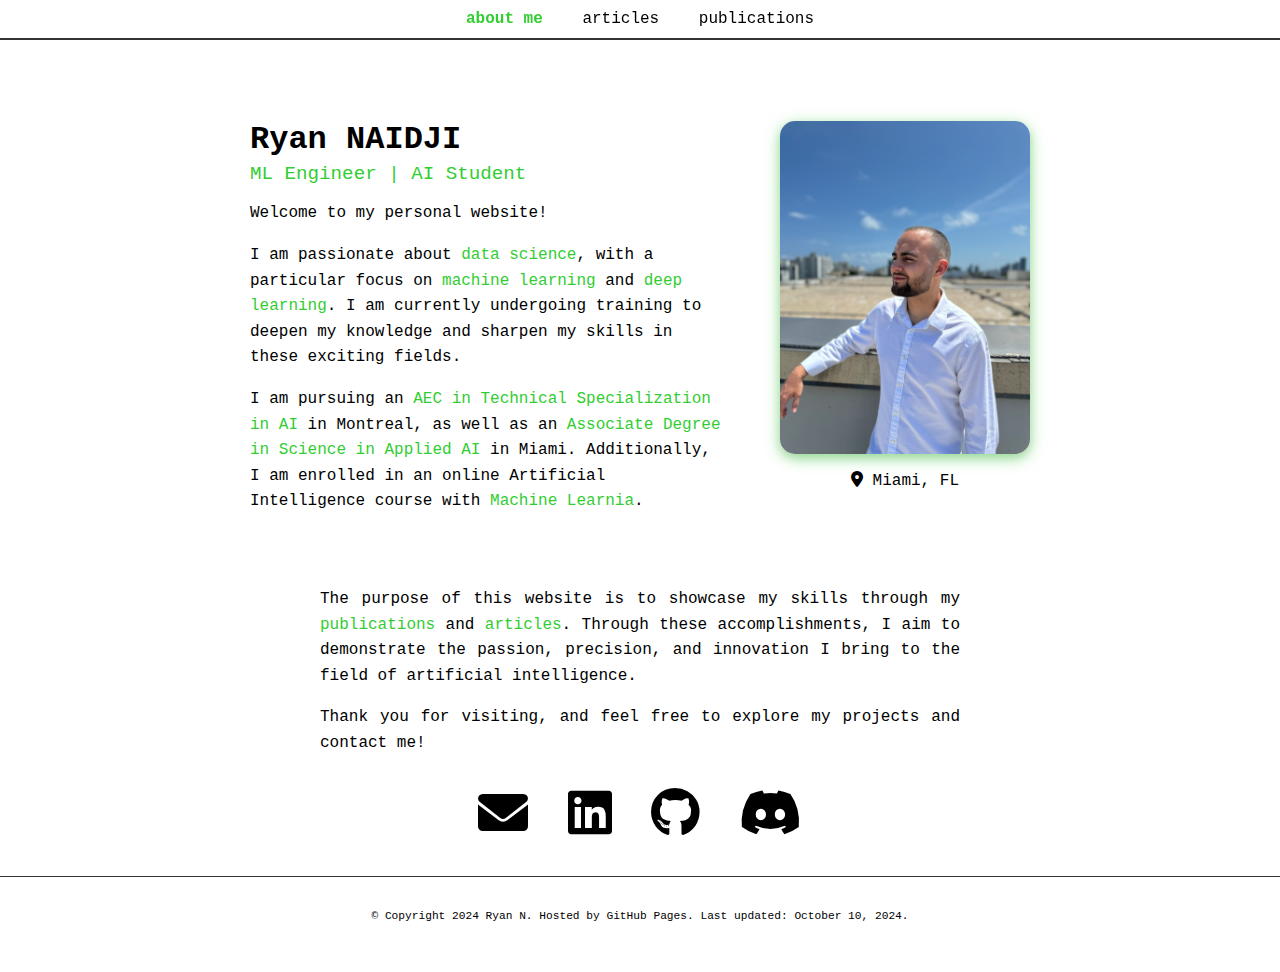
<file: index.html>
<!DOCTYPE html>
<html lang="en">
<head>
    <meta charset="UTF-8">
    <meta name="viewport" content="width=device-width, initial-scale=1.0">
    <title>Ryan N.</title>
    <link rel="stylesheet" href="https://cdnjs.cloudflare.com/ajax/libs/font-awesome/6.0.0-beta3/css/all.min.css">
    <link rel="stylesheet" href="css/styles.css">
    <link rel="icon" type="image/png" href="img/waving.png">
</head>
<body>
    <header>
        <nav>
            <ul>
                <li><a href="index.html" class="active">about me</a></li>
                <li><a href="articles.html">articles</a></li>
                <li><a href="publications.html">publications</a></li>
            </ul>
        </nav>
        <!-- Barre de progression -->
        <div class="progress-container">
            <div class="progress-bar" id="progress-bar"></div>
        </div>
    </header>

    <section class="about-me">
        <div class="about-content">
            <div class="text-section">
                <h1><strong>Ryan</strong> NAIDJI</h1>
                <h2 class="green-text" style="font-size: 1.2em;">ML Engineer | AI Student</h2>
                
                <!-- Nouveau contenu avec des mots en vert et des liens -->
                <p>Welcome to my personal website!</p>

                <p>I am passionate about <span class="green-text">data science</span>, with a particular focus on <span class="green-text">machine learning</span> and <span class="green-text">deep learning</span>. I am currently undergoing training to deepen my knowledge and sharpen my skills in these exciting fields.</p>

                <p>I am pursuing an <a href="https://www.bdeb.qc.ca/formation/specialisation-technique-en-intelligence-artificielle-college-de-bois-de-boulogne-a-montreal/" class="green-text" target="_blank">AEC in Technical Specialization in AI</a> in Montreal, as well as an <a href="https://www.mdc.edu/appliedai/" class="green-text" target="_blank">Associate Degree in Science in Applied AI</a> in Miami. Additionally, I am enrolled in an online Artificial Intelligence course with <a href="https://machinelearnia.com" class="green-text" target="_blank">Machine Learnia</a>.</p>         
            </div>

            <div class="image-section">
                <img src="img/pp.jpg" alt="Photo de profil de Ryan" class="profile-picture">
                <p class="location">
                    <i class="fas fa-map-marker-alt"></i> Miami, FL
                </p>
            </div>            
        </div>
    </section>

    <section class="highlight-section">
        <p>
            The purpose of this website is to showcase my skills through my <a href="publications.html" class="green-text">publications</a> and <a href="articles.html" class="green-text">articles</a>. Through these accomplishments, I aim to demonstrate the passion, precision, and innovation I bring to the field of artificial intelligence.
        </p>
    
        <p>
            Thank you for visiting, and feel free to explore my projects and contact me!
        </p>
    </section>
    

    <div class="social-icons">
        <a href="mailto:ryan.naidji@gmail.com" target="_blank" class="icon"><i class="fas fa-envelope"></i></a>
        <a href="https://www.linkedin.com/in/ryannaidji" target="_blank" class="icon"><i class="fab fa-linkedin"></i></a>
        <a href="https://github.com/ryannaidji/" target="_blank" class="icon"><i class="fab fa-github"></i></a>
        <a href="https://discordapp.com/users/ryann_305" target="_blank" class="icon"><i class="fab fa-discord"></i></a>
    </div>

    <footer>
        <p>&copy; Copyright 2024 Ryan N. Hosted by GitHub Pages. Last updated: October 10, 2024.</p>
    </footer>

    <script src="js/progress.js"></script>
</body>
</html>
</file>
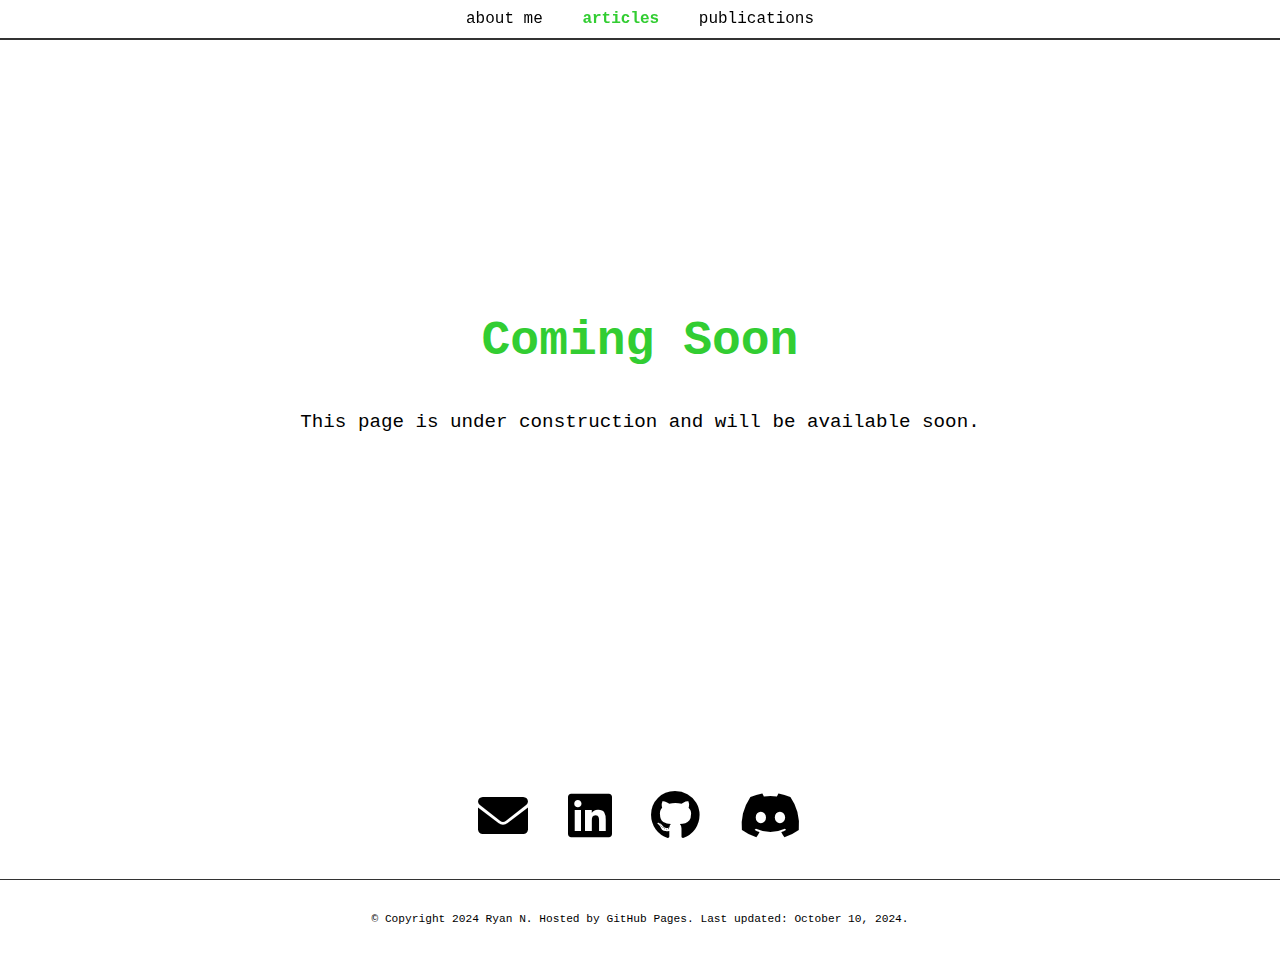
<file: articles.html>
<!DOCTYPE html>
<html lang="en">
<head>
    <meta charset="UTF-8">
    <meta name="viewport" content="width=device-width, initial-scale=1.0">
    <title>Coming Soon</title>
    <!-- Lien vers styles.css pour utiliser les styles globaux et la barre de navigation -->
    <link rel="stylesheet" href="css/styles.css">
    <link rel="stylesheet" href="css/comingsoon.css">
    <link rel="stylesheet" href="https://cdnjs.cloudflare.com/ajax/libs/font-awesome/6.0.0-beta3/css/all.min.css">
    <link rel="icon" type="image/png" href="img/waving.png">
</head>
<body>
    <header>
        <!-- Utilisation de la barre de navigation depuis styles.css -->
        <nav>
            <ul>
                <li><a href="index.html">about me</a></li>
                <li><a href="articles.html" class="active">articles</a></li>
                <li><a href="publications.html">publications</a></li>
            </ul>
        </nav>

        <!-- Ajout de la barre de progression -->
        <div class="progress-container">
            <div class="progress-bar" id="progress-bar"></div>
        </div>
    </header>

    <section class="coming-soon">
        <h1>Coming Soon</h1>
        <p>This page is under construction and will be available soon.</p>
    </section>

    <!-- Section des icônes sociales -->
    <div class="social-icons">
        <a href="mailto:ryan.naidji@gmail.com" target="_blank" class="icon"><i class="fas fa-envelope"></i></a>
        <a href="https://www.linkedin.com/in/ryannaidji" target="_blank" class="icon"><i class="fab fa-linkedin"></i></a>
        <a href="https://github.com/ryannaidji/" target="_blank" class="icon"><i class="fab fa-github"></i></a>
        <a href="https://discordapp.com/users/ryann_305" target="_blank" class="icon"><i class="fab fa-discord"></i></a>
    </div>

    <footer>
        <p>&copy; Copyright 2024 Ryan N. Hosted by GitHub Pages. Last updated: October 10, 2024.</p>
    </footer>

    <!-- Script pour gérer la barre de progression -->
    <script src="js/progress.js"></script>
</body>
</html>
</file>
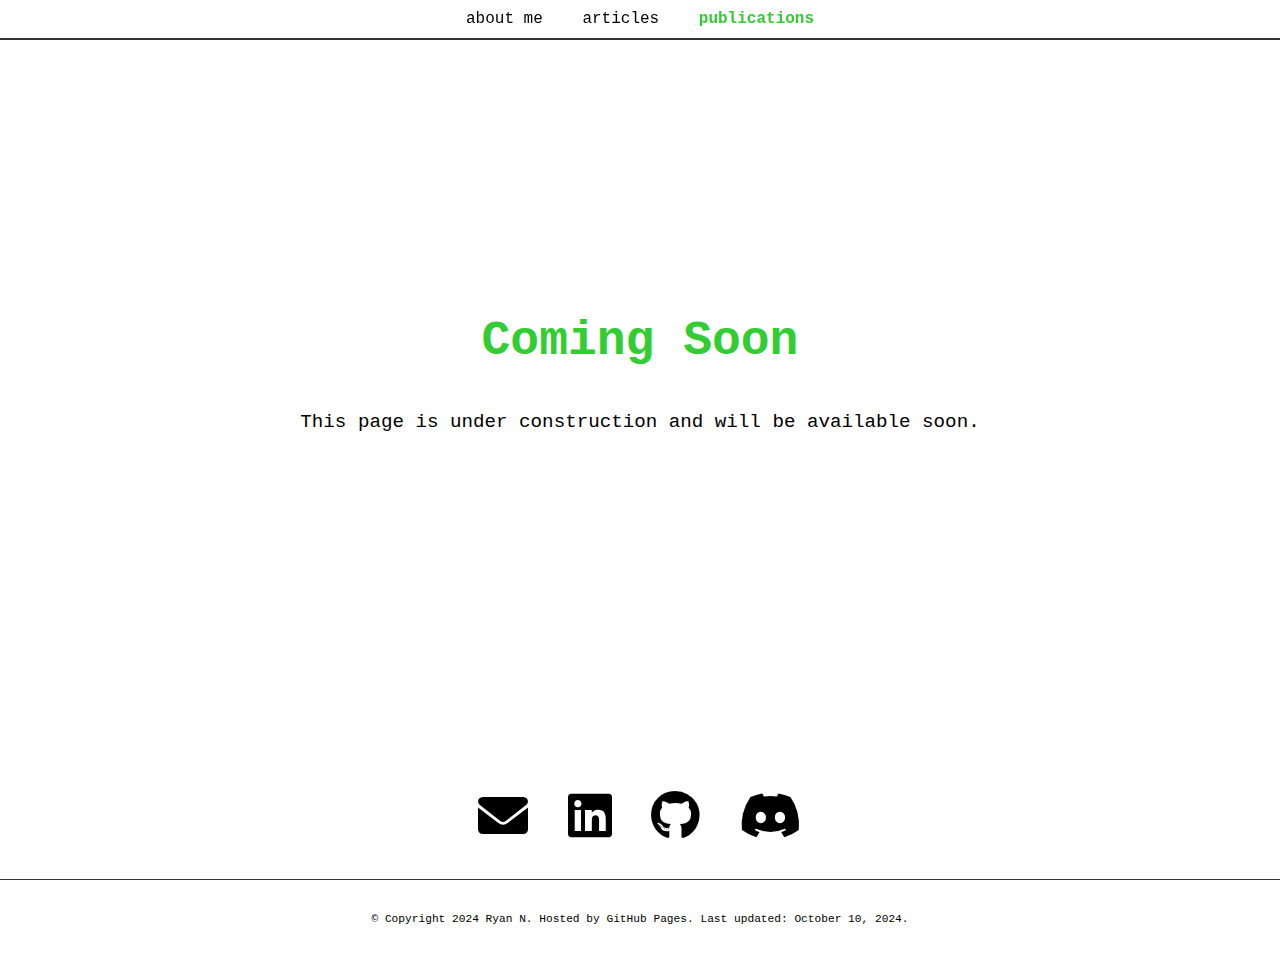
<file: publications.html>
<!DOCTYPE html>
<html lang="en">
<head>
    <meta charset="UTF-8">
    <meta name="viewport" content="width=device-width, initial-scale=1.0">
    <title>Coming Soon</title>
    <!-- Lien vers styles.css pour utiliser les styles globaux et la barre de navigation -->
    <link rel="stylesheet" href="css/styles.css">
    <link rel="stylesheet" href="css/comingsoon.css">
    <link rel="stylesheet" href="https://cdnjs.cloudflare.com/ajax/libs/font-awesome/6.0.0-beta3/css/all.min.css">
    <link rel="icon" type="image/png" href="img/waving.png">
</head>
<body>
    <header>
        <!-- Utilisation de la barre de navigation depuis styles.css -->
        <nav>
            <ul>
                <li><a href="index.html">about me</a></li>
                <li><a href="articles.html">articles</a></li>
                <li><a href="publications.html" class="active">publications</a></li>
            </ul>
        </nav>

        <!-- Ajout de la barre de progression -->
        <div class="progress-container">
            <div class="progress-bar" id="progress-bar"></div>
        </div>
    </header>

    <section class="coming-soon">
        <h1>Coming Soon</h1>
        <p>This page is under construction and will be available soon.</p>
    </section>

    <!-- Section des icônes sociales -->
    <div class="social-icons">
        <a href="mailto:ryan.naidji@gmail.com" target="_blank" class="icon"><i class="fas fa-envelope"></i></a>
        <a href="https://www.linkedin.com/in/ryannaidji" target="_blank" class="icon"><i class="fab fa-linkedin"></i></a>
        <a href="https://github.com/ryannaidji/" target="_blank" class="icon"><i class="fab fa-github"></i></a>
        <a href="https://discordapp.com/users/ryann_305" target="_blank" class="icon"><i class="fab fa-discord"></i></a>
    </div>

    <footer>
        <p>&copy; Copyright 2024 Ryan N. Hosted by GitHub Pages. Last updated: October 10, 2024.</p>
    </footer>

    <!-- Script pour gérer la barre de progression -->
    <script src="js/progress.js"></script>
</body>
</html>
</file>
<file: css/styles.css>
/* ==========================
   GLOBAL STYLES
========================== */

/* Style général du document */
body {
    font-family: 'Courier New', Courier, monospace;
    background-color: #ffffff; /* Fond blanc */
    color: #000000; /* Texte en noir */
    margin: 0;
    padding: 0;
}

/* ==========================
   NAVIGATION (Fixed + Transparence)
========================== */

/* Barre de navigation fixe (elle reste visible en haut lors du défilement) */
nav {
    position: fixed;
    top: 0;
    width: 100%;
    background-color: rgba(255, 255, 255, 0.8); /* Fond blanc avec transparence */
    backdrop-filter: blur(10px);
    padding: 10px 0;
    text-align: center;
    z-index: 999; /* Assure que la barre reste au-dessus du contenu */
}

/* Liste de navigation */
nav ul {
    list-style: none;
    padding: 0;
    margin: 0;
}

/* Liens du menu */
nav ul li {
    display: inline;
    margin: 0 15px;
}

nav ul li a {
    color: #000000;
    text-decoration: none;
    font-weight: 2px; /* Liens en gras */
    transition: color 0.3s ease;
}

nav ul li a:hover {
    color: #32cd32; /* Vert lime au hover */
}

nav a.active {
    color: #32cd32;
    font-weight: bold; /* Liens en gras */
}

/* ==========================
   MARGINS AND SPACING ADJUSTMENTS
========================== */

/* Ajout de marge pour compenser la barre de navigation fixe */
section.about-me {
    padding: 40px;
    max-width: 1000px;
    margin: 60px auto 0 auto; /* Ajustement de la marge supérieure pour compenser la navigation fixe */
}

/* ==========================
   PROGRESS BAR (Barre de progression)
========================== */

.progress-container {
    position: fixed;
    top: 38px; /* Ajuster en fonction de la hauteur de la barre de navigation */
    width: 100%;
    height: 1.5px;
    background-color: #333333;
    z-index: 998; /* Sous la barre de navigation */
}

.progress-bar {
    height: 100%;
    background-color: #32cd32; /* Couleur verte pour la progression */
    width: 0%;
    transition: width 0.1s ease-out;
}

/* ==========================
   SECTION "ABOUT ME"
========================== */

/* Conteneur principal de la section "About Me" */
.about-content {
    display: flex;
    justify-content: center;
    align-items: center; /* Alignement vertical des éléments */
    gap: 50px;
}

/* Bloc de texte */
.text-section {
    flex: 1;
    max-width: 48%; /* Alignement avec la largeur du texte */
    padding-right: 5px;
    box-sizing: border-box; /* Inclut le padding dans la largeur */
}

/* Bloc d'image */
.image-section {
    flex: 0 0 250px;
    text-align: center;
    margin-top: 0; /* Supprimer la marge supérieure pour un meilleur alignement */
}

/* Style de l'image */
.profile-picture {
    width: 100%;
    border-radius: 15px;
    box-shadow: 0 4px 15px rgba(50, 205, 50, 0.5), 0 4px 8px rgba(0, 0, 0, 0.1);
}

/* Localisation sous la photo */
.location {
    margin-top: 10px;
    font-size: 16px;
    color: #000;
}

/* ==========================
   SECTION "HIGHLIGHT"
========================== */

/* Conteneur de la section "highlight" */
.highlight-section {
    max-width: 1000px;
    margin: 10px 300px 0 300px;
    padding: 0px 20px; /* Réduction du padding */
    text-align: justify;
}


/* Style des paragraphes dans la section "highlight" */
.highlight-section p {
    margin-bottom: 10px;
    line-height: 1.6; /* Ajustement de l'espacement entre les lignes */
}

/* ==========================
   TITRES ET TEXTE
========================== */

/* Titre principal */
h1 {
    color: #000000;
    margin-bottom: 5px;
}

h1 strong {
    font-weight: bold; /* "Ryan" en gras */
}

/* Sous-titre */
h2.green-text {
    color: #32cd32; /* Vert lime */
    margin-top: 0;
    font-weight: normal;
    font-size: 1.5em;
}

p {
    color: #000000;
    line-height: 1.6; /* Espacement entre les lignes */
}

.green-text {
    color: #32cd32; /* Vert lime */
    text-decoration: none;
}

/* ==========================
   SOCIAL ICONS
========================== */

/* Conteneur des icônes sociales */
.social-icons {
    text-align: center;
    margin: 30px 0;
}

/* Icônes sociales */
.social-icons .icon {
    margin: 0 15px;
    color: #000000;
    transition: color 0.3s ease, transform 0.3s ease;
    font-size: 50px;
}

/* Effet au survol */
.social-icons .icon i {
    transition: transform 0.3s ease;
}

.social-icons .icon:hover i {
    transform: scale(1.3);
}

.social-icons .icon:hover {
    color: #32cd32;
}

/* ==========================
   FOOTER
========================== */

/* Pied de page */
footer {
    background-color: #ffffff;
    color: #000000;
    text-align: center;
    padding: 20px 0 35px 0;
    border-top: 0.3px solid #333333;
    width: 100%;
    font-size: 0.7em;
}

@media (max-width: 768px) {
    /* Ajustement de la barre de navigation */
    nav ul li {
        display: block;
        margin: 10px 0; /* Espacement entre les éléments du menu */
    }

    /* Ajustement de la section "About Me" pour une disposition verticale */
    .about-content {
        flex-direction: column; /* Dispose les éléments en colonne */
        gap: 20px; /* Moins d'espace entre les éléments sur mobile */
        padding: 20px;
    }

    /* Alignement du texte en plein écran */
    .text-section {
        max-width: 100%; /* Le texte occupe toute la largeur */
        padding-right: 0;
    }

    /* Image de profil */
    .image-section {
        flex: 0 0 auto; /* Désactive la taille fixe sur mobile */
        width: 80%; /* Réduit la taille de l'image pour l'adapter à l'écran */
        margin: 0 auto; /* Centre l'image */
    }

    /* Section "highlight" */
    .highlight-section {
        margin: 10px 20px;
        padding: 10px;
    }

    /* Icônes sociales */
    .social-icons {
        font-size: 20px; /* Réduit la taille des icônes sur mobile */
    }

    /* Footer */
    footer {
        padding: 10px 0 20px 0;
        font-size: 0.9em; /* Augmentation légère de la taille pour mobile */
    }
}
</file>
<file: css/comingsoon.css>
/* ==========================
   SECTION "COMING SOON"
========================== */

.coming-soon {
    display: flex;
    flex-direction: column;
    justify-content: center;
    align-items: center;
    height: 80vh; /* Occupe la majeure partie de la page */
    text-align: center;
    padding: 20px;
}

.coming-soon h1 {
    font-family: 'Courier New', Courier, monospace; /* Même police que le reste du site */
    font-size: 3em; /* Taille du texte plus grande pour l'en-tête */
    color: #32cd32; /* Vert lime pour se démarquer */
    margin-bottom: 20px;
}

.coming-soon p {
    font-family: 'Courier New', Courier, monospace; /* Même police que le reste du site */
    font-size: 1.2em; /* Taille légèrement plus grande que le texte normal */
    color: #000000; /* Texte en noir */
    margin-bottom: 40px;
}
</file>
